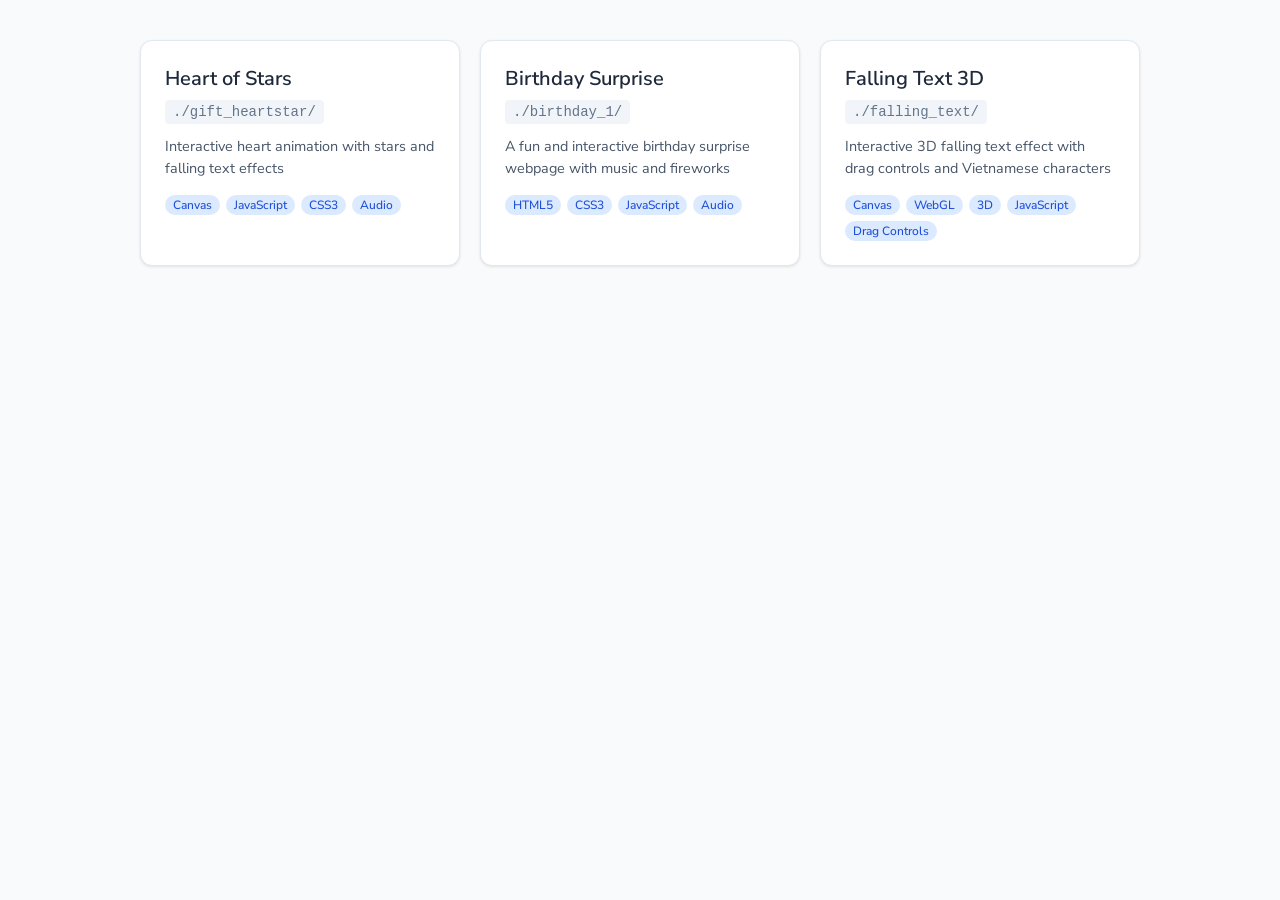
<file: index.html>
<!DOCTYPE html>
<html lang="en">
<head>
    <meta charset="UTF-8">
    <meta name="viewport" content="width=device-width, initial-scale=1.0">
    <title>Preview</title>
    <link href="https://fonts.googleapis.com/css2?family=Nunito+Sans:wght@300;400;600;700&display=swap" rel="stylesheet">
    <style>
        * {
            margin: 0;
            padding: 0;
            box-sizing: border-box;
        }
        
        body {
            font-family: 'Nunito Sans', sans-serif;
            background: #f8fafc;
            min-height: 100vh;
            padding: 40px 20px;
        }
        
        .container {
            max-width: 1000px;
            margin: 0 auto;
        }
        
        .projects-grid {
            display: grid;
            grid-template-columns: repeat(auto-fit, minmax(280px, 1fr));
            gap: 20px;
        }
        
        .project-card {
            background: white;
            border: 1px solid #e2e8f0;
            border-radius: 12px;
            padding: 24px;
            text-decoration: none;
            color: inherit;
            transition: all 0.2s ease;
            box-shadow: 0 1px 3px rgba(0, 0, 0, 0.1);
        }
        
        .project-card:hover {
            transform: translateY(-2px);
            box-shadow: 0 4px 12px rgba(59, 130, 246, 0.15);
            border-color: #3b82f6;
        }
        
        .project-title {
            font-size: 1.25rem;
            font-weight: 600;
            color: #1e293b;
            margin-bottom: 8px;
        }
        
        .project-path {
            font-size: 0.875rem;
            color: #64748b;
            font-family: 'Courier New', monospace;
            background: #f1f5f9;
            padding: 4px 8px;
            border-radius: 4px;
            margin-bottom: 12px;
            display: inline-block;
        }
        
        .project-description {
            font-size: 0.9rem;
            color: #475569;
            line-height: 1.5;
            margin-bottom: 16px;
        }
        
        .project-tech {
            display: flex;
            flex-wrap: wrap;
            gap: 6px;
        }
        
        .tech-tag {
            background: #dbeafe;
            color: #1d4ed8;
            padding: 2px 8px;
            border-radius: 12px;
            font-size: 0.75rem;
            font-weight: 500;
        }
        
        @media (max-width: 768px) {
            body {
                padding: 20px 16px;
            }
            
            .projects-grid {
                grid-template-columns: 1fr;
                gap: 16px;
            }
        }
    </style>
</head>
<body>
    <div class="container">
        <div id="projects-container" class="projects-grid">
            <!-- Projects will be loaded here -->
        </div>
    </div>

    <script>
        // Danh sách các dự án
        const projects = [
            {
                folder: 'gift_heartstar',
                title: 'Heart of Stars',
                description: 'Interactive heart animation with stars and falling text effects',
                tech: ['Canvas', 'JavaScript', 'CSS3', 'Audio']
            },
            {
                folder: 'birthday_1',
                title: 'Birthday Surprise',
                description: 'A fun and interactive birthday surprise webpage with music and fireworks',
                tech: ['HTML5', 'CSS3', 'JavaScript', 'Audio']
            },
            {
                folder: 'falling_text',
                title: 'Falling Text 3D',
                description: 'Interactive 3D falling text effect with drag controls and Vietnamese characters',
                tech: ['Canvas', 'WebGL', '3D', 'JavaScript', 'Drag Controls']
            }
        ];

        // Render projects
        function renderProjects() {
            const container = document.getElementById('projects-container');
            
            projects.forEach(project => {
                const card = document.createElement('a');
                card.href = `./${project.folder}/`;
                card.className = 'project-card';
                
                card.innerHTML = `
                    <h3 class="project-title">${project.title}</h3>
                    <div class="project-path">./${project.folder}/</div>
                    <p class="project-description">${project.description}</p>
                    <div class="project-tech">
                        ${project.tech.map(tech => `<span class="tech-tag">${tech}</span>`).join('')}
                    </div>
                `;
                
                container.appendChild(card);
            });
        }

        // Initialize
        document.addEventListener('DOMContentLoaded', renderProjects);
    </script>
</body>
</html>
</file>
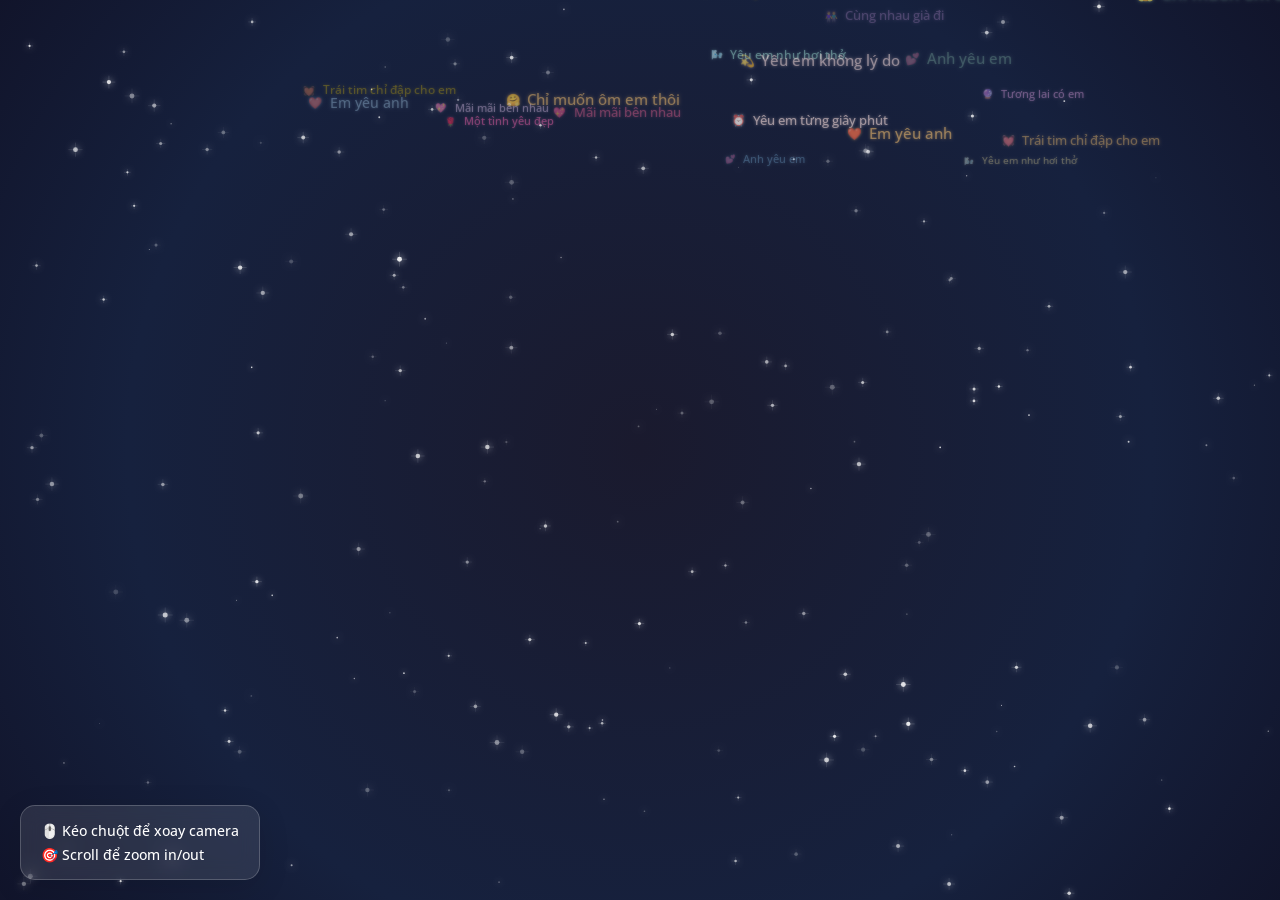
<file: falling_text/index.html>
<!DOCTYPE html>
<html lang="vi">
<head>
    <meta charset="UTF-8">
    <meta name="viewport" content="width=device-width, initial-scale=1.0">
    <title>Falling Text Effect</title>
    <link href="https://fonts.googleapis.com/css2?family=Open+Sans:wght@400;600;700&display=swap" rel="stylesheet">
    <link rel="stylesheet" href="style/style.css">
</head>
<body>
    <div class="container">
        <canvas id="textCanvas"></canvas>
        <div class="instructions">
            <p>🖱️ Kéo chuột để xoay camera</p>
            <p>🎯 Scroll để zoom in/out</p>
        </div>
    </div>
    <script src="script/script.js"></script>
</body>
</html>
</file>
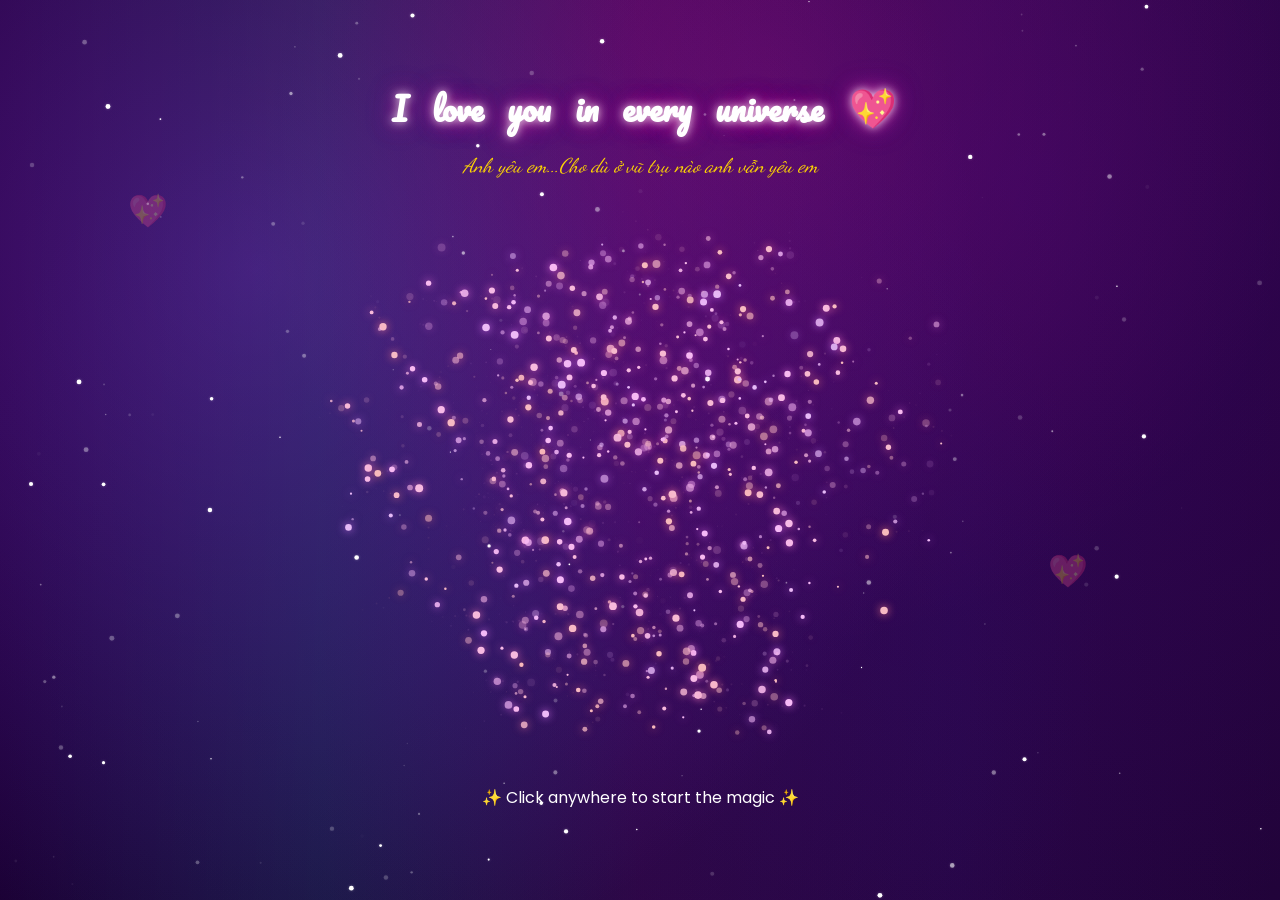
<file: gift_heartstar/index.html>
<!DOCTYPE html>
<html lang="en">
<head>
  <meta charset="UTF-8" />
  <meta name="viewport" content="width=device-width, initial-scale=1.0"/>
  <title>Heart of Stars ✨</title>
  <link href="https://fonts.googleapis.com/css2?family=Pacifico&family=Poppins:wght@300;400;600;700&family=Dancing+Script:wght@400;700&display=swap" rel="stylesheet" />
  <link rel="stylesheet" href="./style/style.css">
</head>
<body>
  <div class="cosmic-bg"></div>
  <div class="aurora"></div>
  <div class="floating-hearts"></div>
  <canvas id="canvas"></canvas>
  
  <div class="message">
    <div class="main-text">
      <span class="word">I</span>
      <span class="word">love</span>
      <span class="word">you</span>
      <span class="word">in</span>
      <span class="word">every</span>
      <span class="word">universe</span>
      <span class="heart-emoji">💖</span>
    </div>
    <div class="subtitle">
      <span class="glow-text">Anh yêu em...Cho dù ở vũ trụ nào anh vẫn yêu em</span>
    </div>
  </div>
  
  <div class="click-hint">
    <span class="pulse-text">✨ Click anywhere to start the magic ✨</span>
  </div>
  
  <audio id="bg-music" loop>
    <source src="./assets/audio/Nom - Beneath The Rain - EquinoxVibe.mp3" type="audio/mpeg">
  </audio>  
  <script src="./script/script.js"></script>
</body>
</html>
</file>
<file: falling_text/style/style.css>
* {
    margin: 0;
    padding: 0;
    box-sizing: border-box;
}

body {
    font-family: 'Open Sans', sans-serif;
    background: linear-gradient(135deg, #0f0f23 0%, #1a1a2e 50%, #16213e 100%);
    overflow: hidden;
    user-select: none;
    position: relative;
}

.container {
    width: 100vw;
    height: 100vh;
    position: relative;
}

#textCanvas {
    display: block;
    cursor: grab;
    background: transparent;
    width: 100vw;
    height: 100vh;
}

#textCanvas:active {
    cursor: grabbing;
}

.instructions {
    position: fixed;
    bottom: 20px;
    left: 20px;
    z-index: 100;
    background: rgba(255, 255, 255, 0.1);
    backdrop-filter: blur(10px);
    border-radius: 15px;
    padding: 15px 20px;
    border: 1px solid rgba(255, 255, 255, 0.2);
    box-shadow: 0 8px 32px rgba(0, 0, 0, 0.1);
}

.instructions p {
    color: white;
    font-size: 14px;
    margin-bottom: 5px;
    font-weight: 500;
}

.instructions p:last-child {
    margin-bottom: 0;
}

/* Responsive */
@media (max-width: 768px) {
    .instructions {
        left: 10px;
        bottom: 10px;
        padding: 10px 15px;
    }
    
    .instructions p {
        font-size: 12px;
    }
}

/* Hiệu ứng loading */
@keyframes pulse {
    0%, 100% { opacity: 0.8; }
    50% { opacity: 1; }
}

.loading {
    animation: pulse 2s infinite;
}
</file>
<file: gift_heartstar/style/style.css>
* {
  margin: 0;
  padding: 0;
  box-sizing: border-box;
}

body {
  overflow: hidden;
  background: linear-gradient(45deg, #0a0015, #1a0033, #2d0845, #0a0015);
  background-size: 400% 400%;
  animation: gradientShift 12s ease infinite;
  height: 100vh;
  cursor: crosshair;
  font-family: 'Pacifico', cursive;
}

@keyframes gradientShift {
  0% { background-position: 0% 50%; }
  50% { background-position: 100% 50%; }
  100% { background-position: 0% 50%; }
}

#canvas {
  position: absolute;
  top: 0;
  left: 0;
  z-index: 1;
}

.cosmic-bg {
  position: absolute;
  top: 0;
  left: 0;
  width: 100%;
  height: 100%;
  background:
    radial-gradient(circle at 20% 30%, rgba(138, 43, 226, 0.4) 0%, transparent 60%),
    radial-gradient(circle at 80% 20%, rgba(75, 0, 130, 0.3) 0%, transparent 60%),
    radial-gradient(circle at 40% 70%, rgba(25, 25, 112, 0.4) 0%, transparent 60%),
    radial-gradient(circle at 60% 10%, rgba(255, 20, 147, 0.2) 0%, transparent 50%);
  z-index: 0;
  animation: cosmicPulse 6s ease-in-out infinite;
}

@keyframes cosmicPulse {
  0%, 100% { opacity: 0.7; transform: scale(1); }
  50% { opacity: 0.9; transform: scale(1.01); }
}

.aurora {
  position: absolute;
  top: 0;
  left: 0;
  width: 100%;
  height: 100%;
  background: linear-gradient(90deg, 
    transparent, 
    rgba(0, 255, 127, 0.08), 
    rgba(255, 20, 147, 0.08), 
    rgba(138, 43, 226, 0.08), 
    transparent
  );
  animation: auroraMove 16s linear infinite;
  z-index: 0;
}

@keyframes auroraMove {
  0% { transform: translateX(-100%) skewX(15deg); }
  100% { transform: translateX(100vw) skewX(15deg); }
}

.floating-hearts {
  position: absolute;
  top: 0;
  left: 0;
  width: 100%;
  height: 100%;
  pointer-events: none;
  z-index: 1;
}

.floating-hearts::before,
.floating-hearts::after {
  content: '💖';
  position: absolute;
  font-size: 2rem;
  animation: floatHeart 8s ease-in-out infinite;
  opacity: 0.3;
}

.floating-hearts::before {
  top: 20%;
  left: 10%;
  animation-delay: 0s;
}

.floating-hearts::after {
  top: 60%;
  right: 15%;
  animation-delay: 4s;
}

@keyframes floatHeart {
  0%, 100% { transform: translateY(0) rotate(0deg); opacity: 0.2; }
  25% { transform: translateY(-15px) rotate(3deg); opacity: 0.4; }
  50% { transform: translateY(-30px) rotate(-3deg); opacity: 0.6; }
  75% { transform: translateY(-15px) rotate(2deg); opacity: 0.4; }
}

.message {
  position: absolute;
  top: 8%;
  left: 50%;
  transform: translateX(-50%);
  z-index: 2;
  text-align: center;
  color: #fff;
  opacity: 0;
  animation: fadeInMessage 2s ease-in-out 1s forwards;
}

.main-text {
  font-size: clamp(20px, 4vw, 32px);
  font-weight: 700;
  margin-bottom: 15px;
  text-shadow: 
    0 0 10px rgba(255, 255, 255, 0.8),
    0 0 20px rgba(255, 20, 147, 0.6),
    0 0 30px rgba(138, 43, 226, 0.4);
}

.word {
  display: inline-block;
  margin: 0 8px;
  animation: wordGlow 3s ease-in-out infinite;
  transition: all 0.3s ease;
}

.word:nth-child(1) { animation-delay: 0s; }
.word:nth-child(2) { animation-delay: 0.3s; }
.word:nth-child(3) { animation-delay: 0.6s; }
.word:nth-child(4) { animation-delay: 0.9s; }
.word:nth-child(5) { animation-delay: 1.2s; }
.word:nth-child(6) { animation-delay: 1.5s; }

.heart-emoji {
  display: inline-block;
  font-size: 1.2em;
  animation: heartBeat 2s ease-in-out infinite;
  margin-left: 10px;
}

@keyframes wordGlow {
  0%, 100% { 
    text-shadow: 
      0 0 8px rgba(255, 255, 255, 0.7),
      0 0 15px rgba(255, 20, 147, 0.5); 
  }
  50% { 
    text-shadow: 
      0 0 15px rgba(255, 255, 255, 0.9),
      0 0 25px rgba(255, 20, 147, 0.7),
      0 0 35px rgba(138, 43, 226, 0.5); 
    transform: scale(1.03);
  }
}

@keyframes heartBeat {
  0%, 100% { transform: scale(1); }
  50% { transform: scale(1.3); }
}

.subtitle {
  font-family: 'Dancing Script', cursive;
  font-size: clamp(14px, 2.5vw, 20px);
  color: #ffd700;
  font-style: italic;
  font-weight: 400;
}

.glow-text {
  animation: textGlow 4s ease-in-out infinite;
}

@keyframes textGlow {
  0%, 100% { 
    text-shadow: 0 0 10px rgba(255, 215, 0, 0.8);
  }
  50% { 
    text-shadow: 
      0 0 20px rgba(255, 215, 0, 1),
      0 0 30px rgba(255, 215, 0, 0.8),
      0 0 40px rgba(255, 165, 0, 0.6);
  }
}

.click-hint {
  position: absolute;
  bottom: 10%;
  left: 50%;
  transform: translateX(-50%);
  z-index: 2;
  text-align: center;
  color: #fff;
  font-family: 'Poppins', sans-serif;
  font-size: clamp(12px, 2vw, 16px);
  opacity: 0;
  animation: fadeInHint 2s ease-in-out 3s forwards;
}

.pulse-text {
  animation: pulse 2s ease-in-out infinite;
}

@keyframes pulse {
  0%, 100% { 
    opacity: 0.6; 
    transform: scale(1);
  }
  50% { 
    opacity: 1; 
    transform: scale(1.05);
    text-shadow: 0 0 15px rgba(255, 255, 255, 0.8);
  }
}

@keyframes fadeInMessage {
  0% { 
    opacity: 0; 
    transform: translateX(-50%) translateY(30px) scale(0.8); 
  }
  100% { 
    opacity: 1; 
    transform: translateX(-50%) translateY(0) scale(1); 
  }
}

@keyframes fadeInHint {
  0% { 
    opacity: 0; 
    transform: translateX(-50%) translateY(20px); 
  }
  100% { 
    opacity: 1; 
    transform: translateX(-50%) translateY(0); 
  }
}

/* Hover effects */
.word:hover {
  transform: scale(1.1) !important;
  text-shadow: 
    0 0 25px rgba(255, 255, 255, 1),
    0 0 35px rgba(255, 20, 147, 0.9),
    0 0 45px rgba(138, 43, 226, 0.7) !important;
}

/* Responsive adjustments */
@media (max-width: 768px) {
  .message {
    top: 12%;
    padding: 0 20px;
  }
  
  .word {
    margin: 0 4px;
  }
  
  .click-hint {
    bottom: 15%;
    padding: 0 20px;
  }
}
</file>
